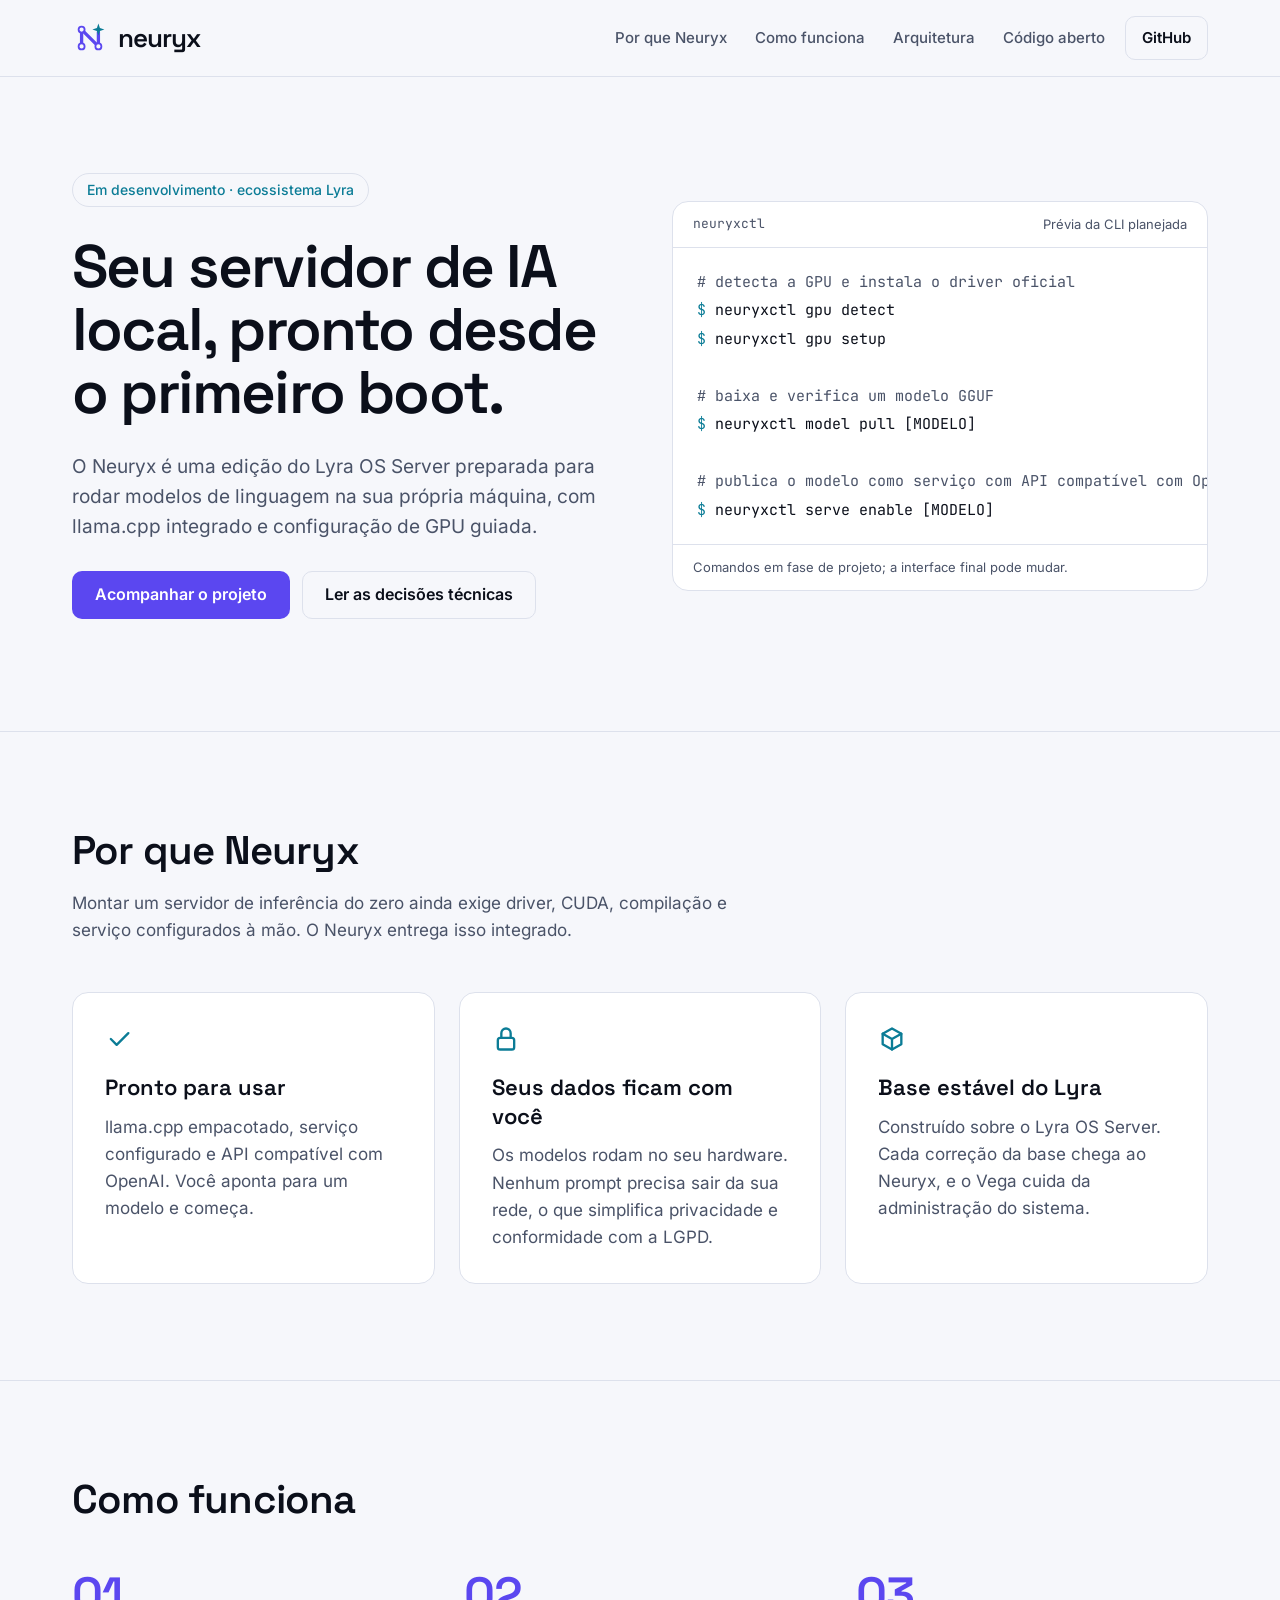
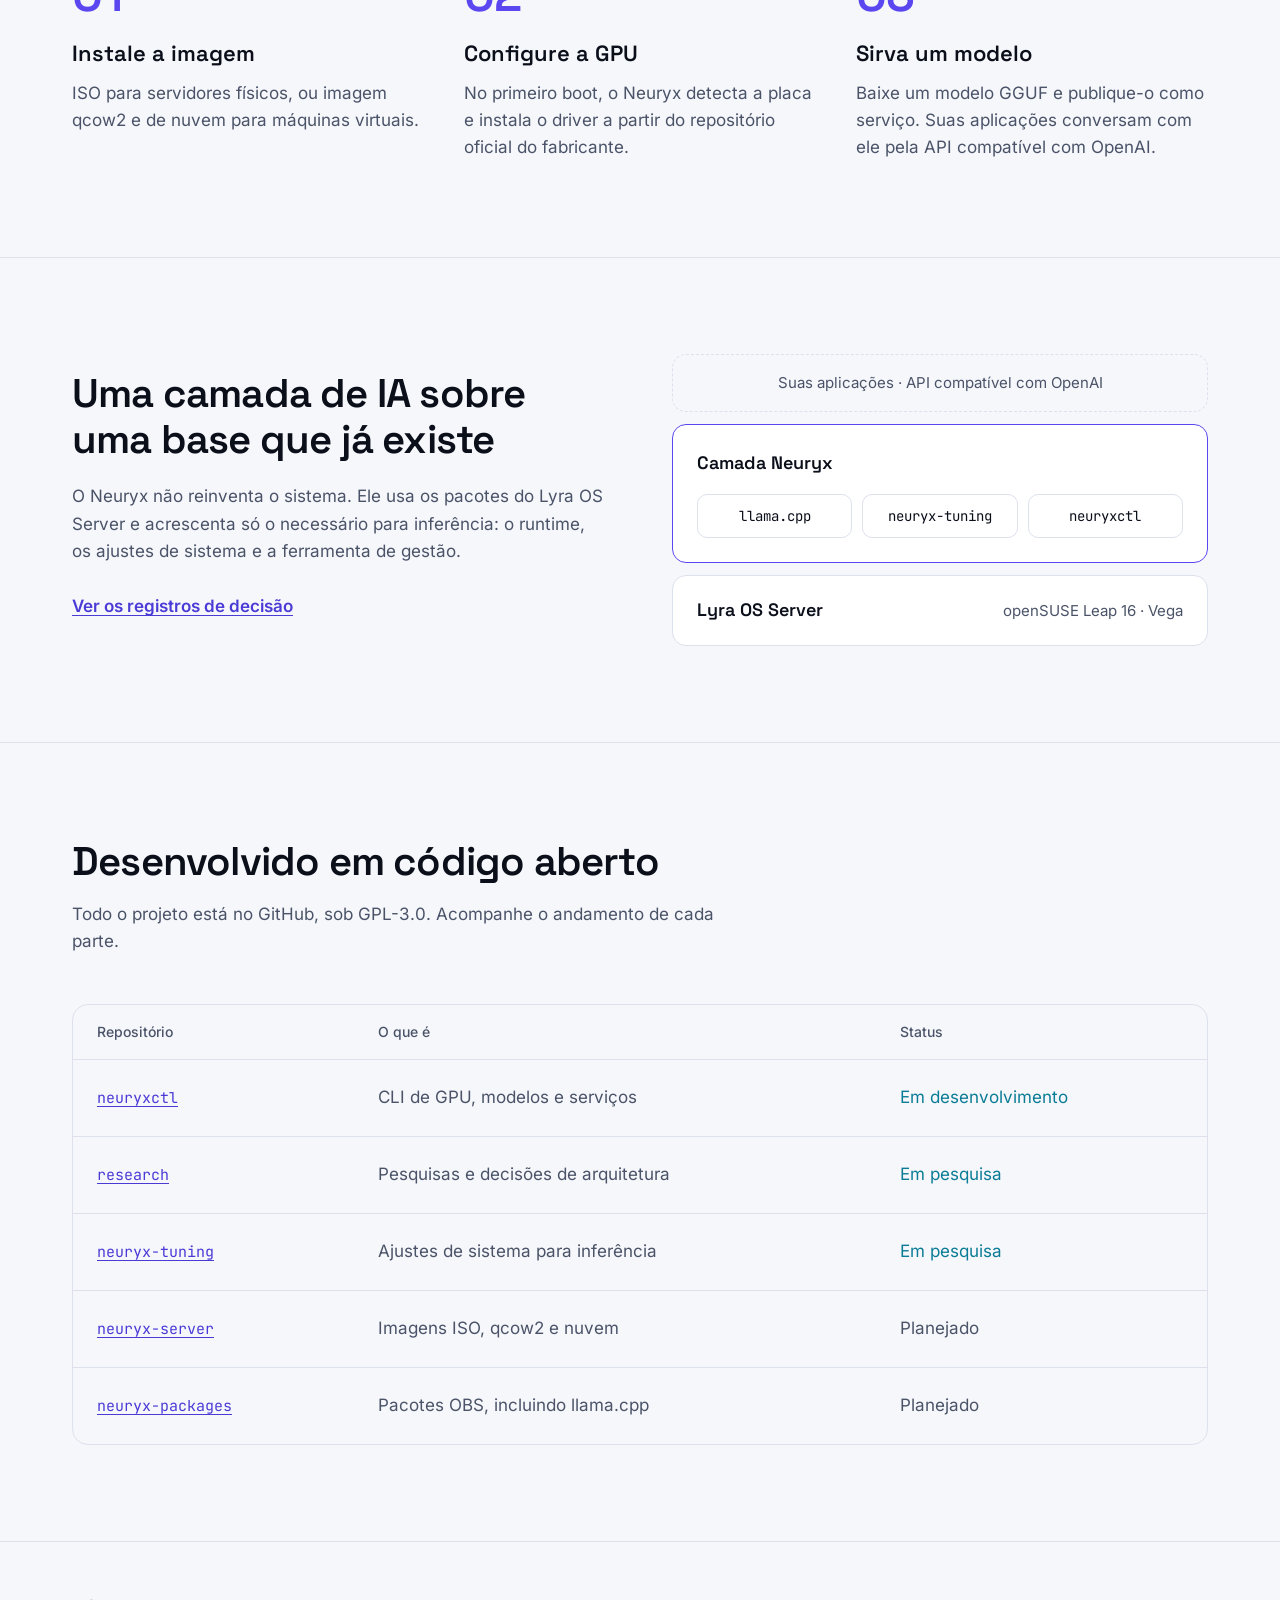
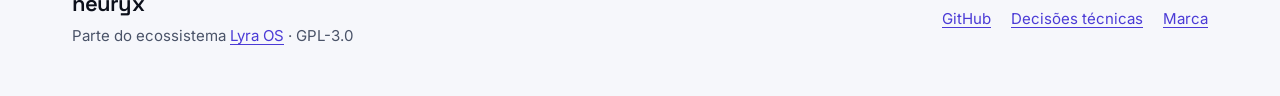
<file: index.html>
<!DOCTYPE html>
<html lang="pt-BR">
<head>
  <meta charset="utf-8">
  <meta name="viewport" content="width=device-width, initial-scale=1">
  <title>Neuryx — servidor de IA local sobre o Lyra OS Server</title>
  <meta name="description" content="Neuryx é uma edição do Lyra OS Server preparada para rodar modelos de linguagem na sua própria máquina, com llama.cpp integrado e configuração de GPU guiada.">
  <link rel="canonical" href="https://neuryx-os.com.br/">

  <meta property="og:type" content="website">
  <meta property="og:locale" content="pt_BR">
  <meta property="og:title" content="Neuryx — servidor de IA local sobre o Lyra OS Server">
  <meta property="og:description" content="Neuryx é uma edição do Lyra OS Server preparada para rodar modelos de linguagem na sua própria máquina, com llama.cpp integrado e configuração de GPU guiada.">
  <meta property="og:url" content="https://neuryx-os.com.br/">
  <meta property="og:image" content="https://neuryx-os.com.br/assets/og-image.png">
  <meta property="og:image:width" content="1200">
  <meta property="og:image:height" content="630">
  <meta property="og:image:alt" content="Logo do Neuryx">
  <meta name="twitter:card" content="summary_large_image">

  <link rel="icon" href="assets/favicon.svg" type="image/svg+xml">
  <link rel="icon" href="assets/favicon-32.png" sizes="32x32" type="image/png">
  <link rel="apple-touch-icon" href="assets/apple-touch-icon.png">
  <meta name="theme-color" content="#0B0F1A" media="(prefers-color-scheme: dark)">
  <meta name="theme-color" content="#F6F7FB" media="(prefers-color-scheme: light)">
  <meta name="color-scheme" content="dark light">

  <link rel="preload" href="assets/fonts/space-grotesk-latin-600.woff2" as="font" type="font/woff2" crossorigin>
  <link rel="preload" href="assets/fonts/inter-latin-400.woff2" as="font" type="font/woff2" crossorigin>
  <link rel="stylesheet" href="css/style.css">
</head>
<body>
  <a class="skip-link" href="#conteudo">Pular para o conteúdo</a>

  <header class="site-header">
    <div class="container">
      <a class="brand" href="/" aria-label="Neuryx — página inicial">
        <svg viewBox="0 0 120 120" width="36" height="36" aria-hidden="true" focusable="false">
          <g class="mark-lines" stroke-width="11" stroke-linecap="round" fill="none">
            <line x1="32" y1="88" x2="32" y2="32"/>
            <line x1="32" y1="32" x2="88" y2="88"/>
            <line x1="88" y1="88" x2="88" y2="40"/>
          </g>
          <g class="mark-nodes" stroke-width="6">
            <circle cx="32" cy="88" r="10"/>
            <circle cx="32" cy="32" r="10"/>
            <circle cx="88" cy="88" r="10"/>
          </g>
          <path class="mark-star" d="M88 12 L93 27 L108 32 L93 37 L88 52 L83 37 L68 32 L83 27 Z"/>
        </svg>
        <span class="wordmark">neuryx</span>
      </a>
      <nav class="site-nav" aria-label="Principal">
        <ul class="nav-links">
          <li><a href="#por-que">Por que Neuryx</a></li>
          <li><a href="#como-funciona">Como funciona</a></li>
          <li><a href="#arquitetura">Arquitetura</a></li>
          <li><a href="#codigo-aberto">Código aberto</a></li>
        </ul>
        <a class="btn btn-secondary btn-small" href="https://github.com/neuryx-os">GitHub</a>
      </nav>
    </div>
  </header>

  <main id="conteudo">
    <section class="hero" aria-labelledby="hero-titulo">
      <div class="container">
        <div class="hero-text">
          <span class="badge">Em desenvolvimento · ecossistema Lyra</span>
          <h1 id="hero-titulo">Seu servidor de IA local, pronto desde o primeiro boot.</h1>
          <p class="hero-lead">O Neuryx é uma edição do Lyra OS Server preparada para rodar modelos de linguagem na sua própria máquina, com llama.cpp integrado e configuração de GPU guiada.</p>
          <div class="actions">
            <a class="btn btn-primary" href="https://github.com/neuryx-os">Acompanhar o projeto</a>
            <a class="btn btn-secondary" href="https://github.com/neuryx-os/research">Ler as decisões técnicas</a>
          </div>
        </div>

        <figure class="terminal">
          <div class="terminal-bar">
            <span class="terminal-title">neuryxctl</span>
            <span>Prévia da CLI planejada</span>
          </div>
<pre><code><span class="t-comment"># detecta a GPU e instala o driver oficial</span>
<span class="t-prompt">$</span> neuryxctl gpu detect
<span class="t-prompt">$</span> neuryxctl gpu setup

<span class="t-comment"># baixa e verifica um modelo GGUF</span>
<span class="t-prompt">$</span> neuryxctl model pull [MODELO]

<span class="t-comment"># publica o modelo como serviço com API compatível com OpenAI</span>
<span class="t-prompt">$</span> neuryxctl serve enable [MODELO]</code></pre>
          <figcaption>Comandos em fase de projeto; a interface final pode mudar.</figcaption>
        </figure>
      </div>
    </section>

    <section class="section" id="por-que" aria-labelledby="por-que-titulo">
      <div class="container">
        <h2 id="por-que-titulo">Por que Neuryx</h2>
        <p class="section-intro">Montar um servidor de inferência do zero ainda exige driver, CUDA, compilação e serviço configurados à mão. O Neuryx entrega isso integrado.</p>

        <div class="cards">
          <article class="card">
            <svg class="card-icon" viewBox="0 0 24 24" fill="none" stroke-width="2" stroke-linecap="round" stroke-linejoin="round" aria-hidden="true" focusable="false">
              <path d="M5 12l5 5L20 7"/>
            </svg>
            <h3>Pronto para usar</h3>
            <p>llama.cpp empacotado, serviço configurado e API compatível com OpenAI. Você aponta para um modelo e começa.</p>
          </article>
          <article class="card">
            <svg class="card-icon" viewBox="0 0 24 24" fill="none" stroke-width="2" stroke-linecap="round" stroke-linejoin="round" aria-hidden="true" focusable="false">
              <rect x="5" y="11" width="14" height="10" rx="2"/>
              <path d="M8 11V7a4 4 0 0 1 8 0v4"/>
            </svg>
            <h3>Seus dados ficam com você</h3>
            <p>Os modelos rodam no seu hardware. Nenhum prompt precisa sair da sua rede, o que simplifica privacidade e conformidade com a LGPD.</p>
          </article>
          <article class="card">
            <svg class="card-icon" viewBox="0 0 24 24" fill="none" stroke-width="2" stroke-linecap="round" stroke-linejoin="round" aria-hidden="true" focusable="false">
              <path d="M12 3l8 4.5v9L12 21l-8-4.5v-9z"/>
              <path d="M12 12l8-4.5M12 12v9M12 12L4 7.5"/>
            </svg>
            <h3>Base estável do Lyra</h3>
            <p>Construído sobre o Lyra OS Server. Cada correção da base chega ao Neuryx, e o Vega cuida da administração do sistema.</p>
          </article>
        </div>
      </div>
    </section>

    <section class="section" id="como-funciona" aria-labelledby="como-funciona-titulo">
      <div class="container">
        <h2 id="como-funciona-titulo">Como funciona</h2>

        <ol class="steps">
          <li>
            <span class="step-number" aria-hidden="true">01</span>
            <h3>Instale a imagem</h3>
            <p>ISO para servidores físicos, ou imagem qcow2 e de nuvem para máquinas virtuais.</p>
          </li>
          <li>
            <span class="step-number" aria-hidden="true">02</span>
            <h3>Configure a GPU</h3>
            <p>No primeiro boot, o Neuryx detecta a placa e instala o driver a partir do repositório oficial do fabricante.</p>
          </li>
          <li>
            <span class="step-number" aria-hidden="true">03</span>
            <h3>Sirva um modelo</h3>
            <p>Baixe um modelo GGUF e publique-o como serviço. Suas aplicações conversam com ele pela API compatível com OpenAI.</p>
          </li>
        </ol>
      </div>
    </section>

    <section class="section" id="arquitetura" aria-labelledby="arquitetura-titulo">
      <div class="container split">
        <div class="split-text">
          <h2 id="arquitetura-titulo">Uma camada de IA sobre uma base que já existe</h2>
          <p>O Neuryx não reinventa o sistema. Ele usa os pacotes do Lyra OS Server e acrescenta só o necessário para inferência: o runtime, os ajustes de sistema e a ferramenta de gestão.</p>
          <a class="text-link" href="https://github.com/neuryx-os/research">Ver os registros de decisão</a>
        </div>

        <div class="diagram" role="img" aria-label="Diagrama em camadas: suas aplicações no topo, a camada Neuryx no meio com llama.cpp, neuryx-tuning e neuryxctl, e o Lyra OS Server na base">
          <div class="layer layer-apps">Suas aplicações · API compatível com OpenAI</div>
          <div class="layer layer-neuryx">
            <span class="layer-title">Camada Neuryx</span>
            <div class="tags">
              <span class="tag">llama.cpp</span>
              <span class="tag">neuryx-tuning</span>
              <span class="tag">neuryxctl</span>
            </div>
          </div>
          <div class="layer layer-base">
            <span class="layer-title">Lyra OS Server</span>
            <span class="layer-detail">openSUSE Leap 16 · Vega</span>
          </div>
        </div>
      </div>
    </section>

    <section class="section" id="codigo-aberto" aria-labelledby="codigo-aberto-titulo">
      <div class="container">
        <h2 id="codigo-aberto-titulo">Desenvolvido em código aberto</h2>
        <p class="section-intro">Todo o projeto está no GitHub, sob GPL-3.0. Acompanhe o andamento de cada parte.</p>

        <div class="table-wrap">
          <table class="repos">
            <thead>
              <tr>
                <th scope="col">Repositório</th>
                <th scope="col">O que é</th>
                <th scope="col">Status</th>
              </tr>
            </thead>
            <tbody>
              <tr>
                <td><code><a href="https://github.com/neuryx-os/neuryxctl">neuryxctl</a></code></td>
                <td>CLI de GPU, modelos e serviços</td>
                <td class="status-active">Em desenvolvimento</td>
              </tr>
              <tr>
                <td><code><a href="https://github.com/neuryx-os/research">research</a></code></td>
                <td>Pesquisas e decisões de arquitetura</td>
                <td class="status-active">Em pesquisa</td>
              </tr>
              <tr>
                <td><code><a href="https://github.com/neuryx-os/neuryx-tuning">neuryx-tuning</a></code></td>
                <td>Ajustes de sistema para inferência</td>
                <td class="status-active">Em pesquisa</td>
              </tr>
              <tr>
                <td><code><a href="https://github.com/neuryx-os/neuryx-server">neuryx-server</a></code></td>
                <td>Imagens ISO, qcow2 e nuvem</td>
                <td class="status-planned">Planejado</td>
              </tr>
              <tr>
                <td><code><a href="https://github.com/neuryx-os/neuryx-packages">neuryx-packages</a></code></td>
                <td>Pacotes OBS, incluindo llama.cpp</td>
                <td class="status-planned">Planejado</td>
              </tr>
            </tbody>
          </table>
        </div>
      </div>
    </section>
  </main>

  <footer class="site-footer">
    <div class="container">
      <div class="footer-brand">
        <span class="footer-name wordmark">neuryx</span>
        <p>Parte do ecossistema <a href="https://lyraos.com.br/">Lyra OS</a> · GPL-3.0</p>
      </div>
      <nav class="footer-nav" aria-label="Rodapé">
        <ul>
          <li><a href="https://github.com/neuryx-os">GitHub</a></li>
          <li><a href="https://github.com/neuryx-os/research">Decisões técnicas</a></li>
          <li><a href="https://github.com/neuryx-os/brand">Marca</a></li>
        </ul>
      </nav>
    </div>
  </footer>
</body>
</html>
</file>
<file: css/style.css>
/*
 * Site do Neuryx.
 * Paleta: https://github.com/neuryx-os/brand/blob/main/palette/colors.json
 * Tema escuro como padrão; tema claro via prefers-color-scheme: light.
 */

/* Fontes auto-hospedadas (SIL OFL 1.1, ver assets/fonts/OFL.txt) */

@font-face {
  font-family: "Space Grotesk";
  font-style: normal;
  font-weight: 500;
  font-display: swap;
  src: url("../assets/fonts/space-grotesk-latin-500.woff2") format("woff2");
}

@font-face {
  font-family: "Space Grotesk";
  font-style: normal;
  font-weight: 600;
  font-display: swap;
  src: url("../assets/fonts/space-grotesk-latin-600.woff2") format("woff2");
}

@font-face {
  font-family: "Inter";
  font-style: normal;
  font-weight: 400;
  font-display: swap;
  src: url("../assets/fonts/inter-latin-400.woff2") format("woff2");
}

@font-face {
  font-family: "Inter";
  font-style: normal;
  font-weight: 500;
  font-display: swap;
  src: url("../assets/fonts/inter-latin-500.woff2") format("woff2");
}

@font-face {
  font-family: "Inter";
  font-style: normal;
  font-weight: 600;
  font-display: swap;
  src: url("../assets/fonts/inter-latin-600.woff2") format("woff2");
}

@font-face {
  font-family: "JetBrains Mono";
  font-style: normal;
  font-weight: 400;
  font-display: swap;
  src: url("../assets/fonts/jetbrains-mono-latin-400.woff2") format("woff2");
}

/* Tokens */

:root {
  color-scheme: dark light;

  --ground: #0B0F1A;
  --surface: #121829;
  --line: #263049;
  --ink: #F2F3F8;
  --muted: #A3ACC2;
  --accent: #8B7BFF;
  --accent-ink: #0B0F1A;
  --star: #38D6F5;
  --link: #A99CFF;
  --link-hover: #D3CCFF;

  --font-display: "Space Grotesk", system-ui, sans-serif;
  --font-body: "Inter", system-ui, sans-serif;
  --font-mono: "JetBrains Mono", ui-monospace, monospace;
}

@media (prefers-color-scheme: light) {
  :root {
    --ground: #F6F7FB;
    --surface: #FFFFFF;
    --line: #DDE1EC;
    --ink: #0B0F1A;
    --muted: #4A5368;
    --accent: #5B47F0;
    --accent-ink: #FFFFFF;
    --star: #0B7C96;
    --link: #4B3BD6;
    --link-hover: #2E2390;
  }
}

/* Base */

*,
*::before,
*::after {
  box-sizing: border-box;
}

@media (prefers-reduced-motion: no-preference) {
  html {
    scroll-behavior: smooth;
  }
}

html {
  -webkit-text-size-adjust: 100%;
  text-size-adjust: 100%;
}

body {
  margin: 0;
  background: var(--ground);
  color: var(--ink);
  font-family: var(--font-body);
  font-size: 1.0625rem;
  font-weight: 400;
  line-height: 1.6;
}

h1,
h2,
h3 {
  margin: 0;
  font-family: var(--font-display);
  font-weight: 600;
}

h1 {
  font-size: clamp(2.5rem, 5vw + 1rem, 3.75rem);
  line-height: 1.05;
  letter-spacing: -0.03em;
}

h2 {
  font-size: clamp(2rem, 2.5vw + 1rem, 2.5rem);
  line-height: 1.15;
  letter-spacing: -0.02em;
}

h3 {
  font-size: 1.375rem;
  line-height: 1.3;
}

p {
  margin: 0;
}

a {
  color: var(--link);
  text-underline-offset: 0.2em;
}

a:hover {
  color: var(--link-hover);
}

a,
.btn {
  transition: color 150ms ease, background-color 150ms ease, border-color 150ms ease;
}

@media (prefers-reduced-motion: reduce) {
  a,
  .btn {
    transition: none;
  }
}

:focus-visible {
  outline: 2px solid var(--star);
  outline-offset: 3px;
}

code,
pre {
  font-family: var(--font-mono);
  font-size: 0.9375rem;
}

.muted {
  color: var(--muted);
}

.wordmark {
  font-family: var(--font-display);
  font-weight: 600;
  letter-spacing: -0.04em;
  text-transform: lowercase;
}

.container {
  width: 100%;
  max-width: 1200px;
  margin-inline: auto;
  padding-inline: 32px;
}

@media (max-width: 599px) {
  .container {
    padding-inline: 20px;
  }
}

/* Pular para o conteúdo */

.skip-link {
  position: absolute;
  top: -100px;
  left: 16px;
  z-index: 10;
  display: inline-flex;
  align-items: center;
  min-height: 44px;
  padding: 0 16px;
  border-radius: 10px;
  background: var(--accent);
  color: var(--accent-ink);
  font-weight: 600;
  text-decoration: none;
}

.skip-link:focus {
  top: 16px;
}

.skip-link:hover {
  color: var(--accent-ink);
}

/* Símbolo (cores por CSS para acompanhar o tema) */

.mark-lines {
  stroke: var(--accent);
}

.mark-nodes {
  fill: var(--ground);
  stroke: var(--accent);
}

.mark-star {
  fill: var(--star);
}

/* Botões */

.btn {
  display: inline-flex;
  align-items: center;
  justify-content: center;
  min-height: 48px;
  padding: 0 22px;
  border: 1px solid transparent;
  border-radius: 10px;
  font-family: var(--font-body);
  font-size: 1rem;
  font-weight: 600;
  line-height: 1.2;
  text-align: center;
  text-decoration: none;
}

.btn-primary {
  background: var(--accent);
  color: var(--accent-ink);
}

.btn-primary:hover {
  background: var(--link-hover);
  color: var(--accent-ink);
}

.btn-secondary {
  border-color: var(--line);
  background: transparent;
  color: var(--ink);
}

.btn-secondary:hover {
  border-color: var(--muted);
  background: var(--surface);
  color: var(--ink);
}

.btn-small {
  min-height: 44px;
  padding: 0 16px;
  font-size: 0.9375rem;
}

/* Cabeçalho */

.site-header {
  border-bottom: 1px solid var(--line);
}

.site-header .container {
  position: relative;
  display: flex;
  flex-wrap: wrap;
  align-items: center;
  justify-content: space-between;
  gap: 12px 24px;
  padding-block: 16px;
}

.brand {
  display: inline-flex;
  align-items: center;
  gap: 10px;
  min-height: 44px;
  color: var(--ink);
  font-size: 26px;
  line-height: 1;
  text-decoration: none;
}

.brand:hover {
  color: var(--ink);
}

.brand svg {
  flex: none;
  width: 36px;
  height: 36px;
}

.site-nav {
  display: flex;
  align-items: center;
  gap: 8px;
}

.nav-links {
  display: flex;
  gap: 4px;
  margin: 0;
  padding: 0;
  list-style: none;
}

.nav-links a {
  display: inline-flex;
  align-items: center;
  min-height: 44px;
  padding: 0 12px;
  border-radius: 10px;
  color: var(--muted);
  font-size: 0.9375rem;
  font-weight: 500;
  text-decoration: none;
  white-space: nowrap;
}

.nav-links a:hover {
  color: var(--ink);
}

/*
 * Abaixo de 760px os links de âncora vão para uma segunda linha, roláveis
 * horizontalmente; o botão GitHub permanece na linha do símbolo.
 */
@media (max-width: 759px) {
  .site-nav {
    flex-basis: 100%;
    min-width: 0;
  }

  .nav-links {
    flex: 1 1 auto;
    min-width: 0;
    margin-inline: -12px;
    overflow-x: auto;
  }

  .site-nav .btn {
    position: absolute;
    top: 16px;
    right: 20px;
  }
}

@media (min-width: 600px) and (max-width: 759px) {
  .site-nav .btn {
    right: 32px;
  }
}

/* Seções */

.section {
  padding-block: 96px;
  border-top: 1px solid var(--line);
  scroll-margin-top: 24px;
}

@media (max-width: 599px) {
  .section {
    padding-block: 64px;
  }
}

.section-intro {
  max-width: 680px;
  margin-top: 16px;
  color: var(--muted);
}

/* Hero */

.hero {
  padding-block: 96px 112px;
}

@media (max-width: 599px) {
  .hero {
    padding-block: 64px 80px;
  }
}

.hero .container {
  display: grid;
  gap: 64px;
  align-items: center;
}

@media (min-width: 960px) {
  .hero .container {
    grid-template-columns: minmax(0, 1fr) minmax(0, 1fr);
  }
}

.hero-text {
  display: flex;
  flex-direction: column;
  align-items: flex-start;
  gap: 28px;
  min-width: 0;
}

.badge {
  display: inline-flex;
  align-items: center;
  padding: 6px 14px;
  border: 1px solid var(--line);
  border-radius: 999px;
  color: var(--star);
  font-size: 14px;
  font-weight: 500;
  line-height: 1.4;
}

.hero-lead {
  max-width: 540px;
  color: var(--muted);
  font-size: 1.1875rem;
}

.actions {
  display: flex;
  flex-wrap: wrap;
  gap: 12px;
}

/* Terminal */

.terminal {
  min-width: 0;
  margin: 0;
  overflow: hidden;
  border: 1px solid var(--line);
  border-radius: 16px;
  background: var(--surface);
}

.terminal-bar {
  display: flex;
  flex-wrap: wrap;
  justify-content: space-between;
  gap: 4px 16px;
  padding: 12px 20px;
  border-bottom: 1px solid var(--line);
  color: var(--muted);
  font-size: 13px;
}

.terminal-bar .terminal-title {
  font-family: var(--font-mono);
  font-size: 13px;
}

.terminal pre {
  margin: 0;
  padding: 20px 24px;
  overflow-x: auto;
  color: var(--ink);
  font-size: 15px;
  line-height: 1.9;
}

.terminal .t-comment {
  color: var(--muted);
}

.terminal .t-prompt {
  color: var(--star);
}

.terminal figcaption {
  padding: 12px 20px;
  border-top: 1px solid var(--line);
  color: var(--muted);
  font-size: 13px;
}

/* Por que Neuryx */

.cards {
  display: grid;
  gap: 24px;
  margin-top: 48px;
}

@media (min-width: 900px) {
  .cards {
    grid-template-columns: repeat(3, minmax(0, 1fr));
  }
}

.card {
  padding: 32px;
  border: 1px solid var(--line);
  border-radius: 16px;
  background: var(--surface);
}

.card-icon {
  display: block;
  width: 28px;
  height: 28px;
  stroke: var(--star);
}

.card h3 {
  margin-top: 20px;
}

.card p {
  margin-top: 12px;
  color: var(--muted);
}

/* Como funciona */

.steps {
  display: grid;
  gap: 40px;
  margin: 48px 0 0;
  padding: 0;
  list-style: none;
}

@media (min-width: 900px) {
  .steps {
    grid-template-columns: repeat(3, minmax(0, 1fr));
  }
}

.step-number {
  display: block;
  color: var(--accent);
  font-family: var(--font-display);
  font-size: 48px;
  font-weight: 600;
  line-height: 1;
  letter-spacing: -0.02em;
}

.steps h3 {
  margin-top: 20px;
}

.steps p {
  margin-top: 12px;
  color: var(--muted);
}

/* Arquitetura */

.split {
  display: grid;
  gap: 64px;
  align-items: center;
}

@media (min-width: 960px) {
  .split {
    grid-template-columns: minmax(0, 1fr) minmax(0, 1fr);
  }
}

.split-text {
  display: flex;
  flex-direction: column;
  align-items: flex-start;
  gap: 20px;
}

.split-text p {
  color: var(--muted);
}

.text-link {
  display: inline-flex;
  align-items: center;
  min-height: 44px;
  font-weight: 600;
}

.diagram {
  display: flex;
  flex-direction: column;
  gap: 12px;
  min-width: 0;
}

.layer {
  border-radius: 14px;
}

.layer-apps {
  padding: 16px 24px;
  border: 1px dashed var(--line);
  color: var(--muted);
  font-size: 15px;
  text-align: center;
}

.layer-neuryx {
  padding: 24px;
  border: 1px solid var(--accent);
  background: var(--surface);
}

.layer-title {
  display: block;
  font-family: var(--font-display);
  font-size: 18px;
  font-weight: 600;
}

.tags {
  display: grid;
  grid-template-columns: repeat(auto-fit, minmax(130px, 1fr));
  gap: 10px;
  margin-top: 16px;
}

.tag {
  padding: 10px 12px;
  border: 1px solid var(--line);
  border-radius: 10px;
  font-family: var(--font-mono);
  font-size: 14px;
  text-align: center;
}

.layer-base {
  display: flex;
  flex-wrap: wrap;
  align-items: center;
  justify-content: space-between;
  gap: 8px 16px;
  padding: 20px 24px;
  border: 1px solid var(--line);
  background: var(--surface);
}

.layer-base .layer-detail {
  color: var(--muted);
  font-size: 15px;
}

/* Código aberto */

.table-wrap {
  margin-top: 48px;
  overflow-x: auto;
  border: 1px solid var(--line);
  border-radius: 16px;
}

.repos {
  width: 100%;
  min-width: 560px;
  border-collapse: collapse;
}

.repos th,
.repos td {
  padding: 16px 24px;
  text-align: left;
  vertical-align: middle;
}

.repos th {
  color: var(--muted);
  font-size: 14px;
  font-weight: 500;
}

.repos td {
  border-top: 1px solid var(--line);
}

.repos td:nth-child(2) {
  color: var(--muted);
}

.repos code a {
  display: inline-flex;
  align-items: center;
  min-height: 44px;
}

.status-active {
  color: var(--star);
}

.status-planned {
  color: var(--muted);
}

/* Página 404 */

.not-found .container {
  display: flex;
  flex-direction: column;
  align-items: flex-start;
  gap: 28px;
}

.not-found p {
  max-width: 540px;
  color: var(--muted);
  font-size: 1.1875rem;
}

/* Rodapé */

.site-footer {
  border-top: 1px solid var(--line);
  padding-block: 48px;
  color: var(--muted);
  font-size: 15px;
}

.site-footer .container {
  display: flex;
  flex-wrap: wrap;
  align-items: center;
  justify-content: space-between;
  gap: 24px;
}

.footer-name {
  display: block;
  color: var(--ink);
  font-size: 22px;
  line-height: 1.2;
}

.footer-brand p {
  margin-top: 8px;
}

.footer-nav ul {
  display: flex;
  flex-wrap: wrap;
  gap: 4px 20px;
  margin: 0;
  padding: 0;
  list-style: none;
}

.footer-nav a {
  display: inline-flex;
  align-items: center;
  min-height: 44px;
}
</file>
